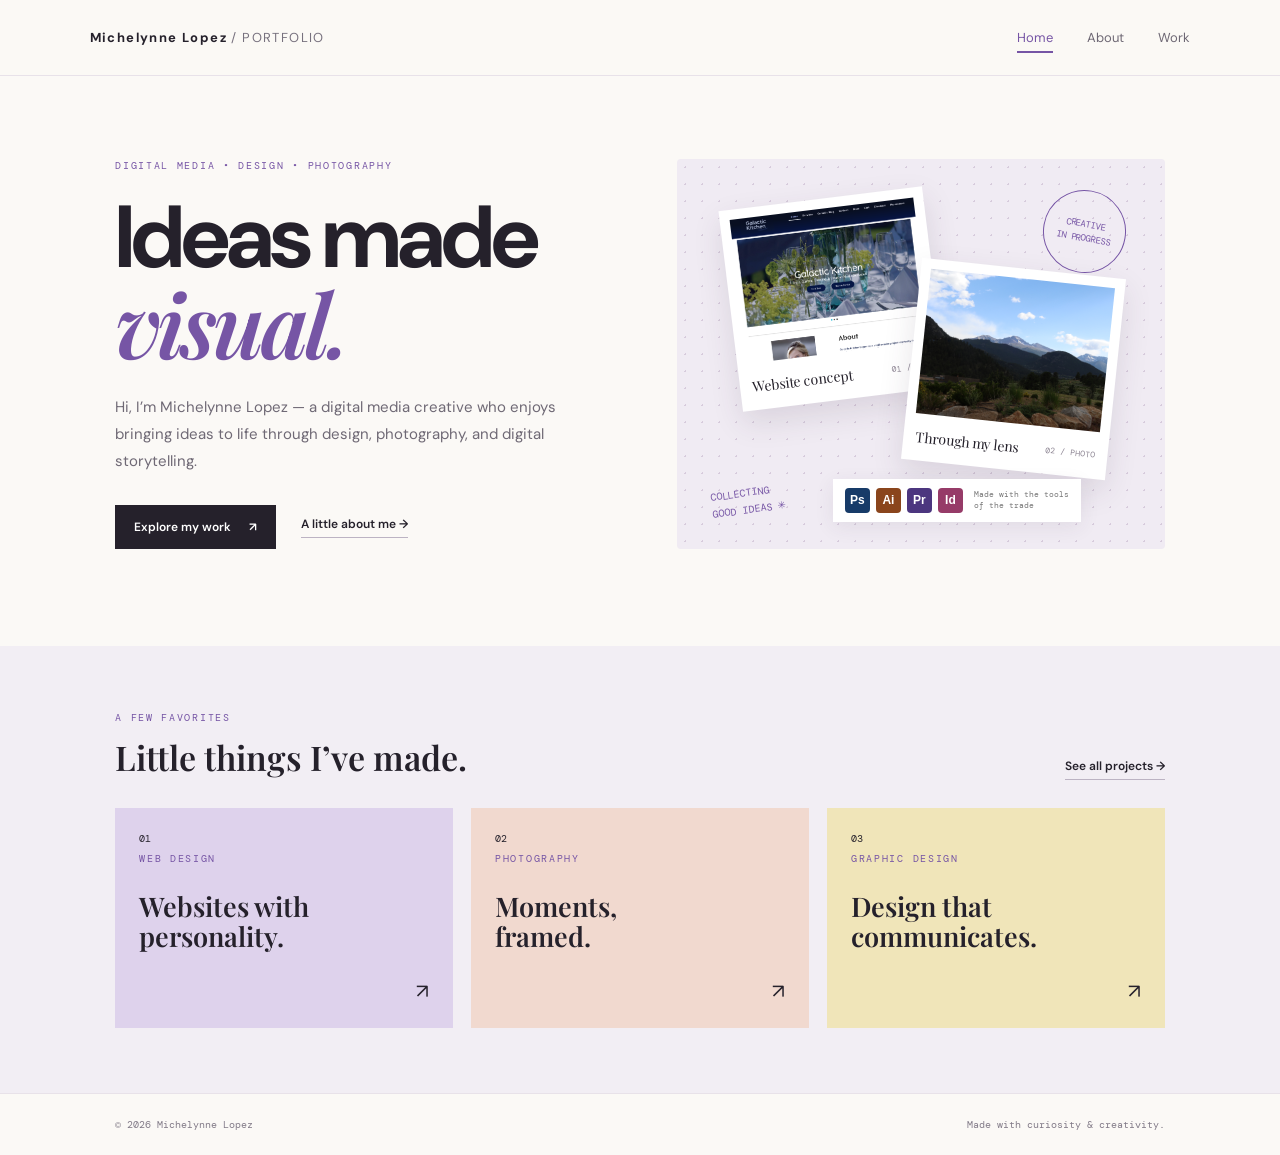
<file: index.html>
<!DOCTYPE html>
<html lang="en">
<head>
  <meta charset="UTF-8">
  <meta name="viewport" content="width=device-width, initial-scale=1.0">
  <meta name="description" content="Digital media portfolio showcasing web design, photography, graphic design, and internship work.">
  <title>Michelynne Lopez | Digital Media Portfolio</title>
  <link rel="stylesheet" href="style.css">
  <script src="scrtipt.js" defer></script>
</head>
<body>
  <header class="site-header">
    <a class="brand" href="index.html">Michelynne Lopez<span> / PORTFOLIO</span></a>
    <nav class="nav" aria-label="Main navigation">
      <a class="active" href="index.html">Home</a>
      <a href="about.html">About</a>
      <a href="work.html">Work</a>
    </nav>
  </header>

  <main>
    <section class="hero">
      <div class="hero-copy">
        <p class="eyebrow">DIGITAL MEDIA • DESIGN • PHOTOGRAPHY</p>
        <h1>Ideas made<br><span>visual.</span></h1>
        <p class="intro">Hi, I’m Michelynne Lopez — a digital media creative who enjoys bringing ideas to life through design, photography, and digital storytelling.</p>
        <div class="button-row">
          <a class="button button-dark" href="work.html">Explore my work <span>↗</span></a>
          <a class="text-link" href="about.html">A little about me →</a>
        </div>
      </div>
      <div class="hero-board" aria-label="A mood board of selected portfolio work">
        <div class="polaroid polaroid-one tilt-left">
          <img src="Assets/WebDesign/WebsiteScreenShot.png" alt="Preview of a website design project">
          <p>Website concept <span>01 / WEB</span></p>
        </div>
        <div class="polaroid polaroid-two tilt-right">
          <img src="Assets/Photography/Photo5.JPG" alt="Featured photography project">
          <p>Through my lens <span>02 / PHOTO</span></p>
        </div>
        <div class="mini-note">COLLECTING<br>GOOD IDEAS ✳</div>
        <div class="sticker">CREATIVE<br>IN PROGRESS</div>
        <div class="adobe-strip" aria-label="Creative software">
          <span class="app-chip ps">Ps</span><span class="app-chip ai">Ai</span>
          <span class="app-chip pr">Pr</span><span class="app-chip id">Id</span>
          <span class="app-caption">Made with the tools<br>of the trade</span>
        </div>
      </div>
    </section>

    <section class="featured-section">
      <div class="section-heading">
        <div><p class="eyebrow">A FEW FAVORITES</p><h2>Little things I’ve made.</h2></div>
        <a class="text-link" href="work.html">See all projects →</a>
      </div>
      <div class="featured-row">
        <a class="feature-card feature-lilac" href="web-design.html">
          <span class="card-number">01</span><span class="card-type">WEB DESIGN</span>
          <h3>Websites with<br>personality.</h3><span class="card-arrow">↗</span>
        </a>
        <a class="feature-card feature-peach" href="photography.html">
          <span class="card-number">02</span><span class="card-type">PHOTOGRAPHY</span>
          <h3>Moments,<br>framed.</h3><span class="card-arrow">↗</span>
        </a>
        <a class="feature-card feature-yellow" href="graphic-design.html">
          <span class="card-number">03</span><span class="card-type">GRAPHIC DESIGN</span>
          <h3>Design that<br>communicates.</h3><span class="card-arrow">↗</span>
        </a>
      </div>
    </section>
  </main>

  <footer class="site-footer"><span>© 2026 Michelynne Lopez</span><span>Made with curiosity & creativity.</span></footer>
</body>
</html>
</file>
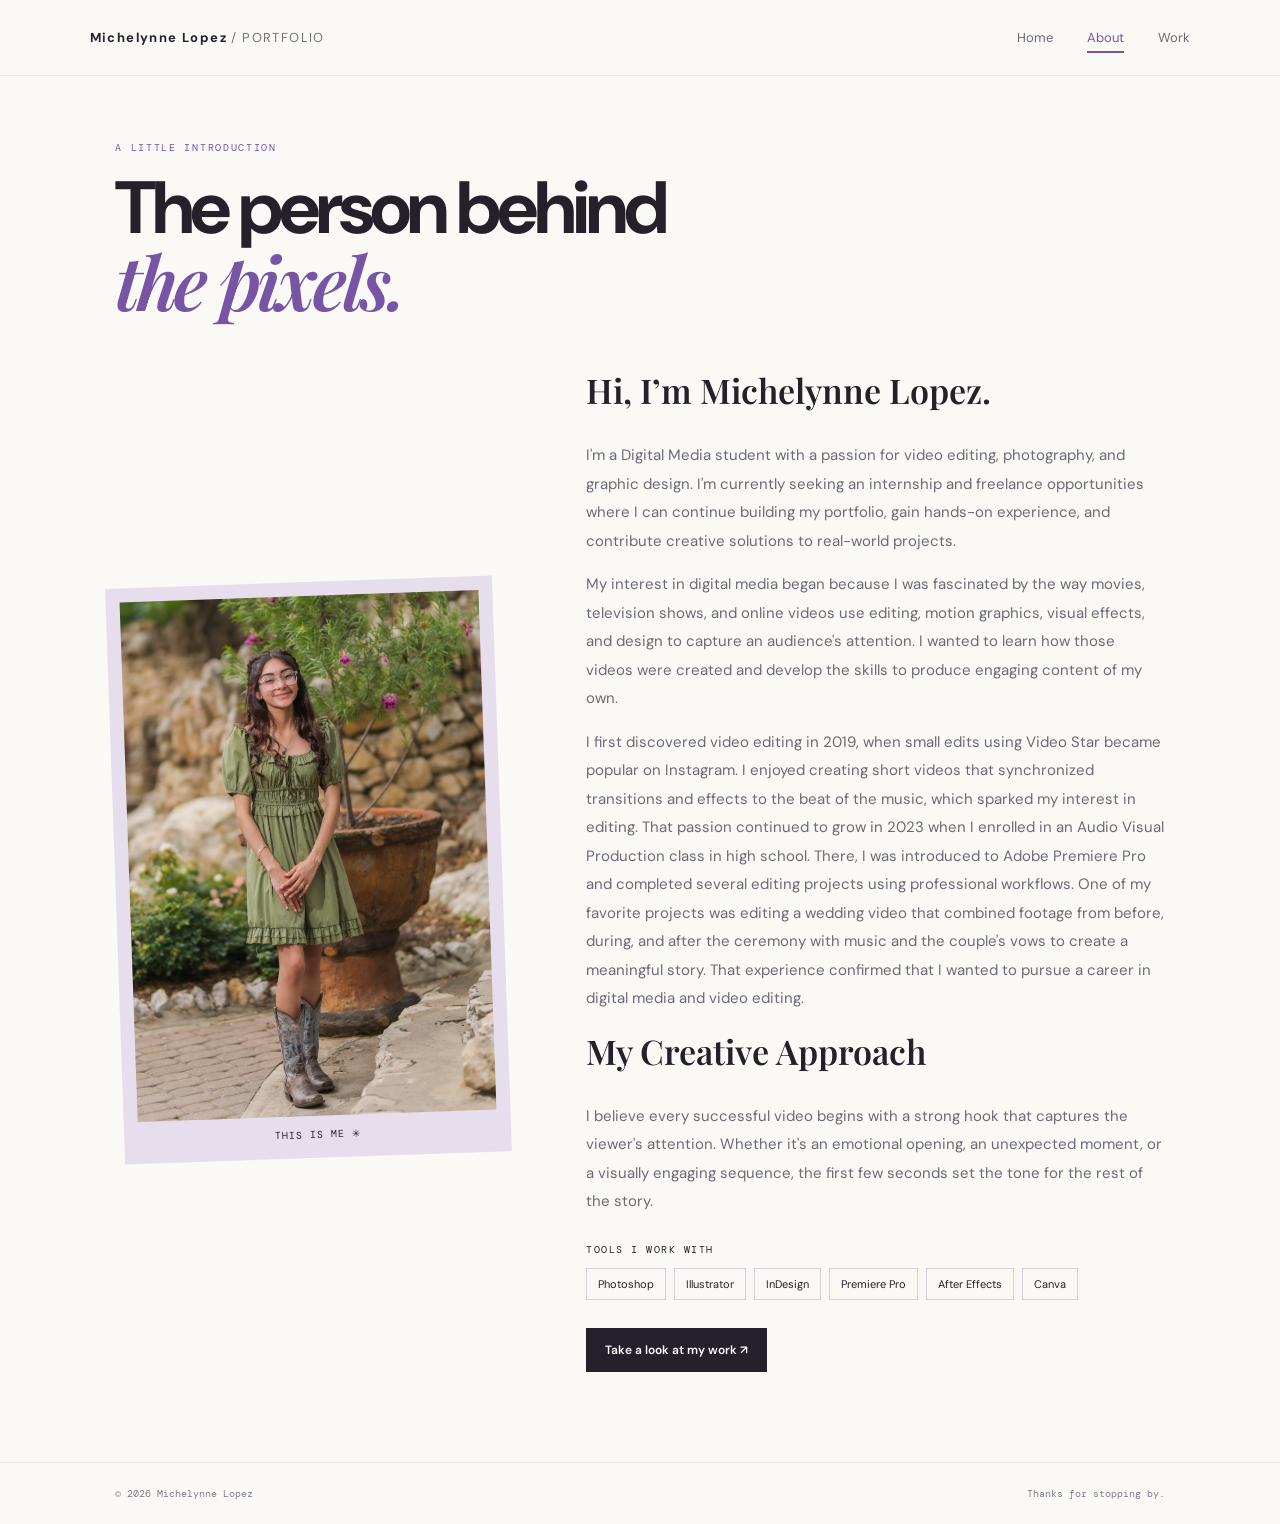
<file: about.html>
<!DOCTYPE html>
<html lang="en">
<head>
  <meta charset="UTF-8"><meta name="viewport" content="width=device-width, initial-scale=1.0">
  <title>About | Michelynne Lopez</title><link rel="stylesheet" href="style.css"></head>
<body>
  <header class="site-header">
    <a class="brand" href="index.html">Michelynne Lopez<span> / PORTFOLIO</span></a>
    <nav class="nav" aria-label="Main navigation">
      <a href="index.html">Home</a>
      <a class="active" href="about.html">About</a>
      <a href="work.html">Work</a>
    </nav>
  </header>
  <main class="page-wrap about-page">
    <p class="eyebrow">A LITTLE INTRODUCTION</p>
    <h1 class="page-title">The person behind<br><span>the pixels.</span></h1>
    <section class="about-layout">
      <div class="about-image">
        <img src="Assets/ExtraAssets/Me.jpeg" alt="Portrait of Michelynne"><span class="image-caption">THIS IS ME ✳</span>
      </div>
      <div class="about-copy">
        <h2>Hi, I’m Michelynne Lopez.</h2>
        <p>I'm a Digital Media student with a passion for video editing, photography, and graphic design. I'm currently seeking an internship and freelance opportunities where I can continue building my portfolio, gain hands-on experience, and contribute creative solutions to real-world projects.</p>
        <p>My interest in digital media began because I was fascinated by the way movies, television shows, and online videos use editing, motion graphics, visual effects, and design to capture an audience's attention. I wanted to learn how those videos were created and develop the skills to produce engaging content of my own.</p>
        <p>I first discovered video editing in 2019, when small edits using Video Star became popular on Instagram. I enjoyed creating short videos that synchronized transitions and effects to the beat of the music, which sparked my interest in editing. That passion continued to grow in 2023 when I enrolled in an Audio Visual Production class in high school. There, I was introduced to Adobe Premiere Pro and completed several editing projects using professional workflows. One of my favorite projects was editing a wedding video that combined footage from before, during, and after the ceremony with music and the couple's vows to create a meaningful story. That experience confirmed that I wanted to pursue a career in digital media and video editing.</p>
        <h2>My Creative Approach</h2>
        <p>I believe every successful video begins with a strong hook that captures the viewer's attention. Whether it's an emotional opening, an unexpected moment, or a visually engaging sequence, the first few seconds set the tone for the rest of the story.</p>
        <h3>TOOLS I WORK WITH</h3>
        <div class="tool-list"><span>Photoshop</span><span>Illustrator</span><span>InDesign</span><span>Premiere Pro</span><span>After Effects</span><span>Canva</span></div>
        <a class="button button-dark" href="work.html">Take a look at my work ↗</a>
      </div>
    </section>
  </main>
  <footer class="site-footer"><span>© 2026 Michelynne Lopez</span><span>Thanks for stopping by.</span></footer>
</body>
</html>
</file>
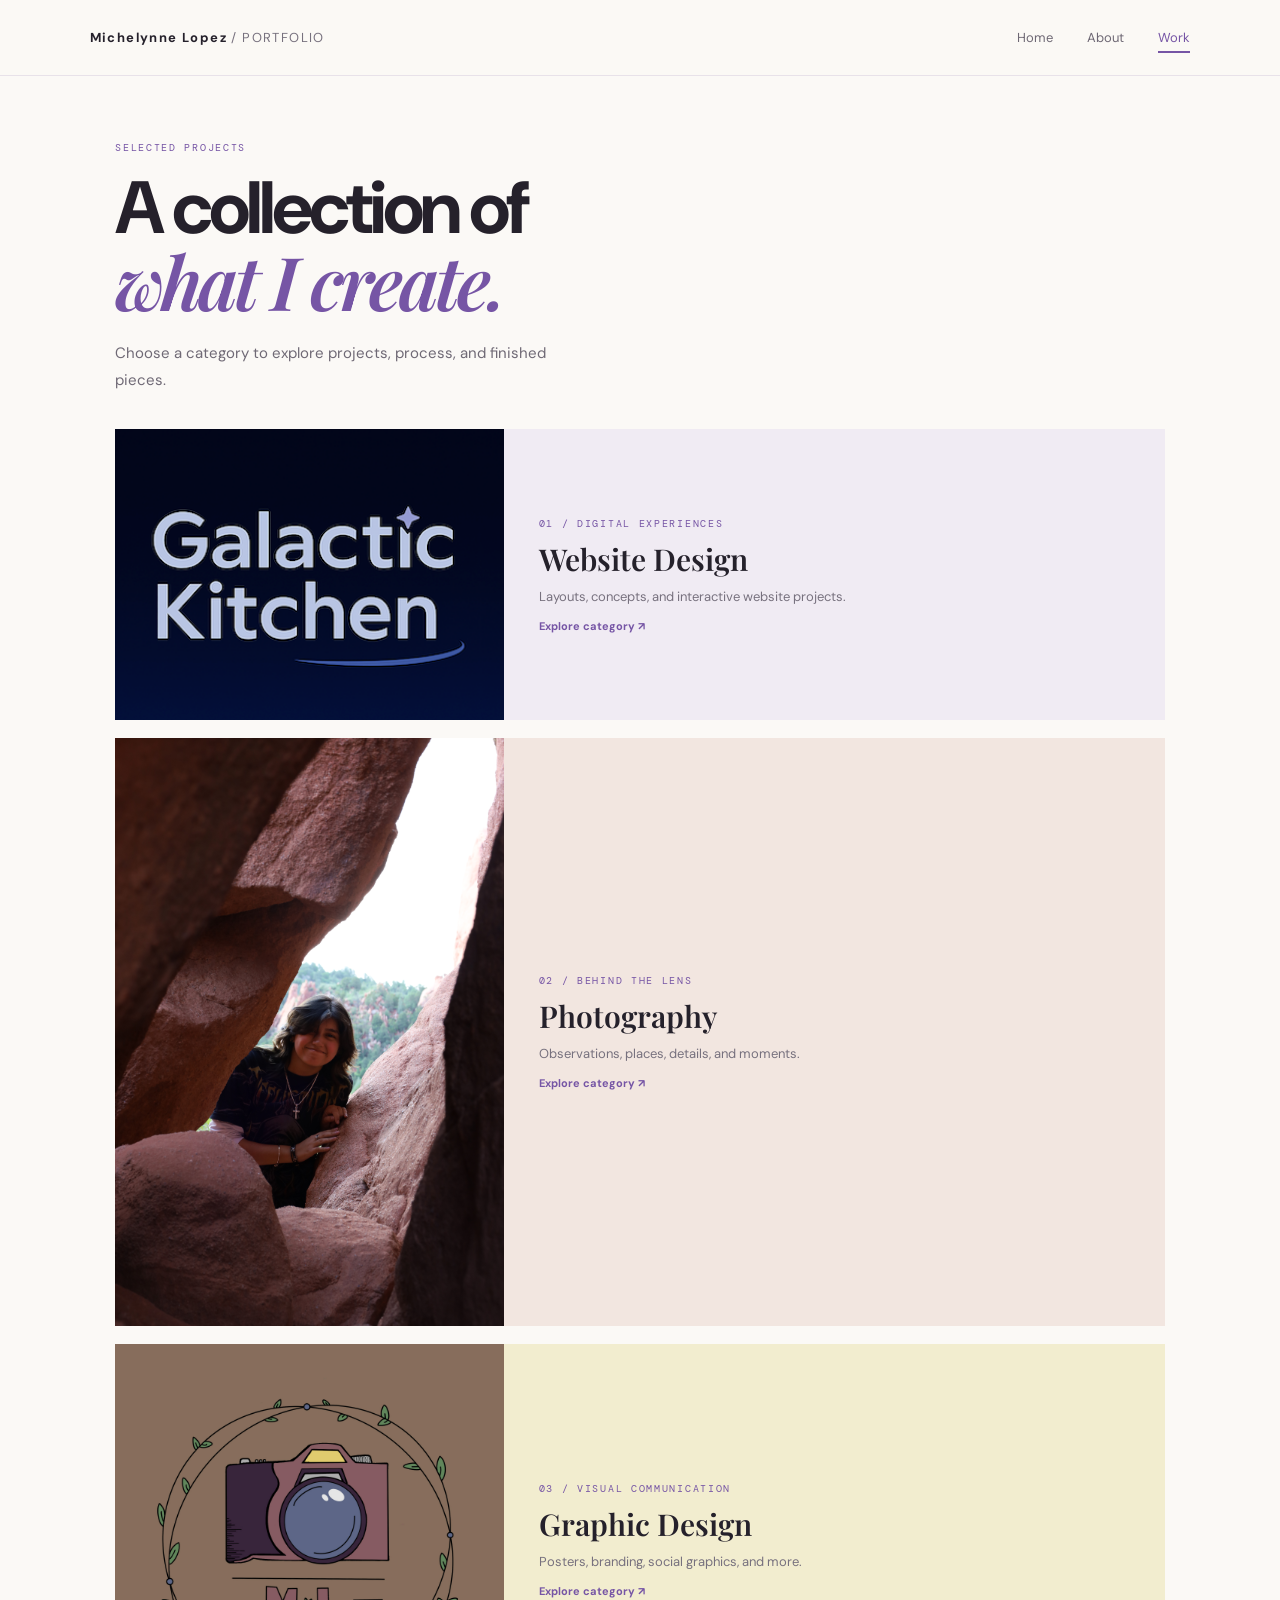
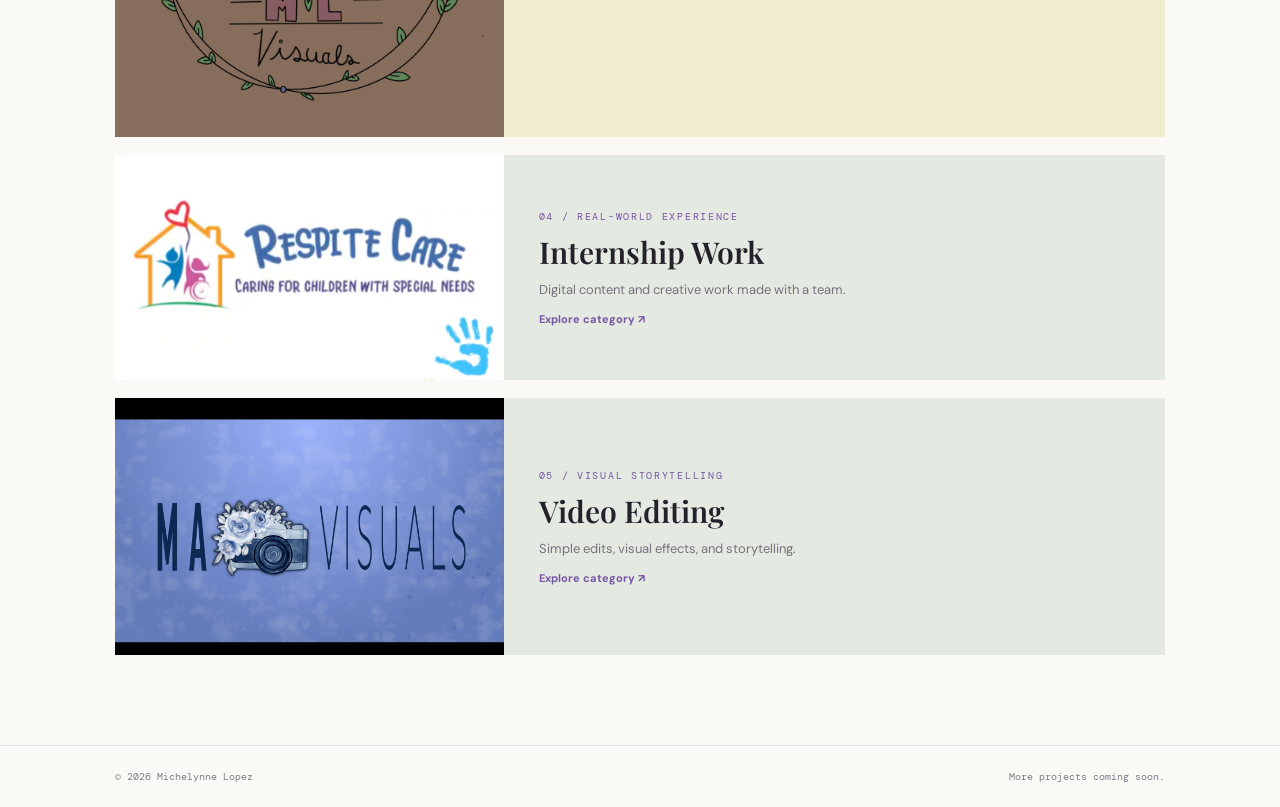
<file: work.html>
<!DOCTYPE html>
<html lang="en">
<head><meta charset="UTF-8"><meta name="viewport" content="width=device-width, initial-scale=1.0"><title>Selected Work | Michelynne Lopez</title><link rel="stylesheet" href="style.css"></head>
<body>
  <header class="site-header">
    <a class="brand" href="index.html">Michelynne Lopez<span> / PORTFOLIO</span></a>
    <nav class="nav" aria-label="Main navigation">
      <a href="index.html">Home</a>
      <a href="about.html">About</a>
      <a class="active" href="work.html">Work</a>
    </nav>
  </header>
  <main class="page-wrap">
    <p class="eyebrow">SELECTED PROJECTS</p>
    <h1 class="page-title">A collection of<br><span>what I create.</span></h1>
    <p class="page-intro">Choose a category to explore projects, process, and finished pieces.</p>
    <section class="work-categories">
      <a class="work-category web-category" href="web-design.html">
        <div class="category-image"><img src="Assets/WebDesign/WebsiteLogo.png" alt="Website design preview"></div>
        <div class="category-info"><span>01 / DIGITAL EXPERIENCES</span>
          <h2>Website Design</h2><p>Layouts, concepts, and interactive website projects.</p>
          <b>Explore category ↗</b>
        </div>
      </a>

      <a class="work-category photo-category" href="photography.html">
        <div class="category-image"><img src="Assets/Photography/Photo2.JPG" alt="Photography preview"></div>
        <div class="category-info"><span>02 / BEHIND THE LENS</span>
          <h2>Photography</h2>
          <p>Observations, places, details, and moments.</p>
          <b>Explore category ↗</b>
        </div>
      </a>

      <a class="work-category graphic-category" href="graphic-design.html">
        <div class="category-image"><img src="Assets/GraphicDesign/Logo2.jpg" alt="Graphic design preview"></div>
        <div class="category-info"><span>03 / VISUAL COMMUNICATION</span>
          <h2>Graphic Design</h2>
          <p>Posters, branding, social graphics, and more.</p>
          <b>Explore category ↗</b>
        </div>
      </a>

      <a class="work-category internship-category" href="internship-w-ork.html">
        <div class="category-image"><img src="Assets/Internship/InternshipLogo.png" alt="Internship work preview">
      </div>
      <div class="category-info"><span>04 / REAL-WORLD EXPERIENCE</span>
        <h2>Internship Work</h2>
        <p>Digital content and creative work made with a team.</p><b>Explore category ↗</b>
      </div>
      </a>

      <a class="work-category internship-category" href="video-editing.html" target="_blank" rel="noopener">
        <div class="category-image"><img src="Assets/VideoEditing/ScreenshotVIsualLogo.png" alt="VideoEditingPreview">
      </div>
      <div class="category-info"><span>05 / VISUAL STORYTELLING</span>
        <h2>Video Editing</h2>
        <p>Simple edits, visual effects, and storytelling.</p><b>Explore category ↗</b>
      </div>
      </a>
    </section>
  </main>
  <footer class="site-footer"><span>© 2026 Michelynne Lopez</span><span>More projects coming soon.</span></footer>
</body>
</html>
</file>
<file: style.css>
@import url('https://fonts.googleapis.com/css2?family=DM+Mono:wght@400;500&family=DM+Sans:wght@400;500;600;700&family=Playfair+Display:ital,wght@0,600;0,700;1,600;1,700&display=swap');
/*Main*/
:root {
    --ink: #25212b;
    --muted: #77717e;
    --paper: #fbf9f6;
    --purple: #7655a5;
    --lilac: #e9e0f4;
    --line: #e8e2e9;
    --overlay: rgba(25, 22, 30, 0.88);
  }
  
  * {
    box-sizing: border-box;
  }
  
  html {
    scroll-behavior: smooth;
  }
  
  body {
    margin: 0;
    background: var(--paper);
    color: var(--ink);
    font-family: 'DM Sans', sans-serif;
  }
  
  a {
    color: inherit;
    text-decoration: none;
  }
  
  h1, h2, h3, p {
    margin-top: 0;
  }
  
  /* HEADER + NAV */
  
  .site-header {
    height: 76px;
    padding: 0 7%;
    display: flex;
    align-items: center;
    justify-content: space-between;
    border-bottom: 1px solid var(--line);
    background: rgba(251, 249, 246, 0.94);
  }
  
  .brand {
    font-size: 13px;
    font-weight: 700;
    letter-spacing: 1.4px;
  }
  
  .brand span {
    font-weight: 400;
    color: var(--muted);
  }
  
  .nav {
    display: flex;
    align-items: center;
    gap: 34px;
  }
  
  .nav a {
    font-size: 13px;
    color: #6e6874;
    position: relative;
    padding: 9px 0;
    transition: color 0.2s;
  }
  
  .nav a::after {
    content: '';
    position: absolute;
    left: 0;
    bottom: 2px;
    width: 0;
    height: 2px;
    background: var(--purple);
    transition: width 0.2s;
  }
  
  .nav a:hover,
  .nav a.active {
    color: var(--purple);
  }
  
  .nav a:hover::after,
  .nav a.active::after {
    width: 100%;
  }
  
  /* HERO (HOME) */
  
  .hero {
    padding: 76px 9% 90px;
    display: flex;
    align-items: center;
    justify-content: space-between;
    gap: 7%;
    min-height: 570px;
  }
  
  .hero-copy {
    flex: 1;
    max-width: 510px;
  }
  
  .eyebrow,
  .card-type,
  .category-info > span,
  .project-card span {
    font-family: 'DM Mono', monospace;
    font-size: 10px;
    letter-spacing: 1.7px;
    color: var(--purple);
  }
  
  .hero h1,
  .page-title {
    font-size: clamp(52px, 7vw, 88px);
    line-height: 0.98;
    letter-spacing: -4px;
    margin: 22px 0;
  }
  
  .hero h1 span,
  .page-title span {
    font-family: 'Playfair Display', serif;
    font-style: italic;
    color: var(--purple);
    font-weight: 600;
  }
  
  .intro,
  .page-intro {
    max-width: 450px;
    color: #6f6975;
    line-height: 1.8;
    font-size: 15px;
  }
  
  .button-row {
    display: flex;
    align-items: center;
    gap: 25px;
    margin-top: 30px;
  }
  
  .button {
    display: inline-flex;
    align-items: center;
    gap: 18px;
    padding: 14px 19px;
    font-size: 12px;
    font-weight: 600;
  }
  
  .button-dark {
    background: var(--ink);
    color: white;
    transition: background 0.2s, transform 0.2s;
  }
  
  .button-dark:hover {
    background: var(--purple);
    transform: translateY(-2px);
  }
  
  .text-link {
    font-size: 12px;
    font-weight: 600;
    border-bottom: 1px solid #bcb3c3;
    padding-bottom: 5px;
  }
  
  .text-link:hover {
    color: var(--purple);
  }
  
  .hero-board {
    position: relative;
    flex: 1;
    max-width: 600px;
    height: 390px;
    background: #f0ebf3;
    border-radius: 4px;
    overflow: hidden;
    background-image: radial-gradient(#d7cbdc 1px, transparent 1px);
    background-size: 17px 17px;
  }
  
  .polaroid {
    position: absolute;
    width: 205px;
    padding: 10px 10px 14px;
    background: white;
    box-shadow: 0 12px 30px #40334b20;
  }
  
  .polaroid img {
    width: 100%;
    height: 145px;
    object-fit: cover;
    background: #ddd;
  }
  
  .polaroid p {
    font-family: 'Playfair Display', serif;
    font-size: 14px;
    margin: 9px 2px 0;
  }
  
  .polaroid p span {
    float: right;
    font: 8px 'DM Mono', monospace;
    color: #8a8290;
    margin-top: 4px;
  }
  
  .polaroid-one { left: 11%; top: 10%; }
  .polaroid-two { right: 10%; top: 28%; }
  
  .tilt-left  { transform: rotate(-7deg); }
  .tilt-right { transform: rotate(6deg); }
  
  .mini-note {
    position: absolute;
    left: 7%;
    bottom: 8%;
    font: 10px/1.7 'DM Mono', monospace;
    color: var(--purple);
    transform: rotate(-8deg);
  }
  
  .sticker {
    position: absolute;
    right: 8%;
    top: 8%;
    border: 1px solid var(--purple);
    border-radius: 50%;
    width: 83px;
    height: 83px;
    display: flex;
    align-items: center;
    justify-content: center;
    text-align: center;
    font: 9px/1.5 'DM Mono', monospace;
    color: var(--purple);
    transform: rotate(10deg);
  }
  
  .adobe-strip {
    position: absolute;
    left: 32%;
    bottom: 7%;
    display: flex;
    align-items: center;
    gap: 6px;
    background: white;
    padding: 9px 12px;
    box-shadow: 0 5px 20px #40334b15;
  }
  
  .app-chip {
    width: 25px;
    height: 25px;
    display: grid;
    place-items: center;
    color: white;
    font: bold 12px Arial;
    border-radius: 4px;
  }
  
  .ps { background: #173b68; }
  .ai { background: #8a451c; }
  .pr { background: #4c367f; }
  .id { background: #963b68; }
  
  .app-caption {
    font: 8px/1.35 'DM Mono', monospace;
    color: #777;
    margin-left: 5px;
  }
  
   /* Featured Section */
  
  .featured-section {
    padding: 65px 9%;
    background: #f2eef4;
  }
  
  .section-heading {
    display: flex;
    align-items: end;
    justify-content: space-between;
    margin-bottom: 28px;
  }
  
  .section-heading h2 {
    font: 600 34px 'Playfair Display', serif;
    margin: 8px 0 0;
  }
  
  .featured-row {
    display: flex;
    gap: 18px;
  }
  
  .feature-card {
    position: relative;
    flex: 1;
    min-height: 220px;
    padding: 24px;
    display: flex;
    flex-direction: column;
    justify-content: space-between;
    transition: transform 0.2s;
  }
  
  .feature-card:hover {
    transform: translateY(-5px);
  }
  
  .feature-lilac  { background: #ded2ec; }
  .feature-peach  { background: #f1d9cf; }
  .feature-yellow { background: #f0e5b9; }
  
  .card-number,
  .card-type {
    font: 10px 'DM Mono', monospace;
  }
  
  .feature-card h3 {
    font: 600 27px/1.08 'Playfair Display', serif;
    margin: 20px 0;
  }
  
  .card-arrow {
    align-self: flex-end;
    font-size: 20px;
  }
  
  /* Page Laypout */
  
  .page-wrap {
    padding: 65px 9% 90px;
    min-height: 75vh;
  }
  
  .page-title {
    font-size: clamp(48px, 6vw, 74px);
    margin: 18px 0;
  }
  
  .page-intro {
    margin-bottom: 35px;
  }
  
  .back-link {
    display: inline-block;
    font-size: 12px;
    color: var(--purple);
    margin-bottom: 36px;
  }
  
  .back-link:hover {
    text-decoration: underline;
  }
  
  /* ABOUT PAGE */
  
  .about-layout {
    display: flex;
    align-items: center;
    gap: 8%;
    margin-top: 45px;
  }
  
  .about-image {
    position: relative;
    flex: 0 1 400px;
    max-width: 400px;
    background: #e7deed;
    padding: 14px;
    transform: rotate(-2deg);
  }
  
  .about-image img {
    display: block;
    width: 100%;
    height: 520px;
    object-fit: cover;
    background: #d8cfdd;
  }
  
  .image-caption {
    display: block;
    text-align: center;
    padding: 12px 0 3px;
    font: 10px 'DM Mono', monospace;
    letter-spacing: 1px;
  }
  
  .about-copy {
    flex: 1 1 600px;
    max-width: 700px;
  }
  
  .about-copy h2 {
    font: 600 34px 'Playfair Display', serif;
  }
  
  .about-copy p {
    font-size: 15px;
    line-height: 1.9;
    color: #6f6975;
  }
  
  .about-copy h3 {
    font: 10px 'DM Mono', monospace;
    letter-spacing: 1.5px;
    margin: 27px 0 12px;
  }
  
  .tool-list {
    display: flex;
    flex-wrap: wrap;
    gap: 8px;
    margin-bottom: 28px;
  }
  
  .tool-list span {
    border: 1px solid #d9d0df;
    padding: 8px 11px;
    font-size: 11px;
  }
  
  /* WORK PAGE */
  
  .work-categories {
    display: flex;
    flex-direction: column;
    gap: 18px;
  }
  
  .work-category {
    display: flex;
    min-height: 220px;
    background: #f0ebf3;
    transition: transform 0.2s;
  }
  
  .work-category:hover {
    transform: translateX(5px);
  }
  
  .category-image {
    width: 37%;
    min-height: 220px;
    background: #e3dce8;
  }
  
  .category-image img {
    width: 100%;
    height: 100%;
    min-height: 220px;
    object-fit: cover;
  }
  
  .category-info {
    padding: 27px 35px;
    display: flex;
    flex: 1;
    flex-direction: column;
    align-items: flex-start;
    justify-content: center;
  }
  
  .category-info h2 {
    font: 600 30px 'Playfair Display', serif;
    margin: 9px 0;
  }
  
  .category-info p {
    font-size: 13px;
    color: #77717e;
    margin: 0 0 14px;
  }
  
  .category-info b {
    font-size: 11px;
    color: var(--purple);
  }
  
  .photo-category      { background: #f2e6e0; }
  .graphic-category    { background: #f2edcf; }
  .internship-category { background: #e4e9e1; }
  
  /* SHARED PROJECT GRIDS + CARDS */
  .project-grid{
    display:grid;
    grid-template-columns:repeat(2,minmax(0,1fr));
    gap:22px}

  .project-card{
    display:flex;
    flex-direction:column;
    min-width:0;
    background:#fff;
    border:1px solid var(--line);
    cursor:pointer;
    transition:transform .2s,box-shadow .2s}

  .project-card:hover{
    transform:translateY(-4px);
    box-shadow:0 12px 28px rgba(64,51,75,.08)}

  .project-card img, .project-card video{
    display:block;
    width:100%;
    height:230px;
    object-fit:cover;
    background:#e5dfe8}

  .project-card>div{
    padding:22px}

  .project-card h2{
    font:600 23px 'Playfair Display',serif;
    margin:9px 0}

  .project-card p{
    font-size:13px;
    line-height:1.6;
    color:#77717e;
    display:-webkit-box;
    -webkit-line-clamp:3;
    -webkit-box-orient:vertical;
    overflow:hidden}

  .project-card a{
    font-size:11px;
    color:var(--purple);
    font-weight:700}
 
  /* PHOTOGRAPHY GALLERY */
  .photo-gallery{
    display:grid;
    grid-template-columns:repeat(3,minmax(0,1fr));
    gap:14px;
    margin-bottom:45px}

  .photo-gallery a{
    display:block;
    min-width:0;
    height:430px;
    overflow:hidden;
    background:#e5dfe8;
    cursor:pointer}

  .photo-gallery img{
    display:block;
    width:100%;
    height:100%;
    object-fit:cover;
    transition:transform .35s}

  .photo-gallery a:hover img{
    transform:scale(1.04)}

  /* ONE SHARED LIGHTBOX FOR ALL PROJECT TYPES */
  .project-lightbox{
    display:none;
    position:fixed;inset:0;
    z-index:9999;
    background:var(--overlay);
    justify-content:center;
    align-items:center;
    padding:40px 60px;
    box-sizing:border-box}

  .project-lightbox.active{display:flex}

  .project-popup{
    background:#fff;
    width:100%;
    max-width:1100px;
    min-height:460px;
    max-height:85vh;
    display:grid;
    grid-template-columns:minmax(0,1.4fr) minmax(300px,1fr);
    border-radius:12px;
    overflow:hidden;
    position:relative;
    box-shadow:0 25px 60px rgba(0,0,0,.35)}
  
  .project-preview{
    background:#f2f0f3;
    display:flex;
    justify-content:center;
    align-items:center;
    padding:30px;
    min-width:0;
    min-height: 0}

  #portfolioImage,#portfolioVideo{
    display:block;
    max-width:100%;
    max-height:75vh;
    width:auto;
    height:auto;
    object-fit:contain}

  #portfolioVideo{
    width:100%;
    background:#111;
    border-radius:4px}
  
    #portfolioImage[hidden],#portfolioVideo[hidden]{display:none}

  .project-info{
    padding:50px 40px;
    display:flex;
    flex-direction:column;
    justify-content:center;
    overflow-y:auto}

  #portfolioCategory{
    color:var(--purple);
    font-size:12px;
    letter-spacing:2px;
    font-weight:600;
    margin-bottom:14px;
    font-family:'DM Mono',monospace}

  #portfolioTitle{
    color:var(--ink);
    font-size:28px;
    line-height:1.2;
    margin:0 0 18px;
    font-family:'Playfair Display',serif;
    font-weight:600}

  #portfolioDescription{
    color:#716b77;
    font-size:15px;
    line-height:1.8}

  .project-count{
    color:#8a8490;
    font-size:12px;
    letter-spacing:2px;
    margin-top:32px;
    font-family:'DM Mono',monospace}

  .lightbox-prev,.lightbox-next{
    position:absolute;
    top:50%;
    transform:translateY(-50%);
    color:white;
    font-size:36px;
    background:none;
    border:0;
    cursor:pointer;
    padding:16px;
    z-index:10;
    transition:color .2s}

  .lightbox-prev{
    left:20px}

  .lightbox-next{
    right:20px}

  .lightbox-prev:hover,.lightbox-next:hover{
    color:#c9a9e5}

  .lightbox-prev[hidden],.lightbox-next[hidden]{
    display:none}

  .project-close{
    position:absolute;
    top:12px;
    right:18px;
    z-index:20;
    font-size:34px;
    line-height:1;
    color:#29232f;
    background:none;
    border:0;
    cursor:pointer;
    transition:color .2s}

  .project-close:hover{
    color:var(--purple)}

  /* FOOTER */
  
  .site-footer {
    display: flex;
    justify-content: space-between;
    gap: 15px;
    padding: 24px 9%;
    border-top: 1px solid var(--line);
    font: 10px 'DM Mono', monospace;
    color: #827b88;
  }
  
  .site-footer a:hover {
    color: var(--purple);
  }

  
@media(max-width:760px){
.site-header{height:auto;min-height:70px;padding:17px 6%;gap:15px;flex-wrap:wrap}.nav{gap:20px}.hero{padding:55px 7%;flex-direction:column;align-items:stretch}.hero-board{width:100%;max-width:none;height:350px}.featured-section,.page-wrap{padding-left:7%;padding-right:7%}.featured-row{flex-direction:column}.feature-card{min-height:180px}.about-layout{flex-direction:column;align-items:stretch}.about-image{max-width:50%}.about-image img{height:330px}.work-category{flex-direction:column}.category-image{width:100%;height:190px}.category-image img{min-height:190px;max-height:190px}.project-grid{grid-template-columns:1fr}.photo-gallery{grid-template-columns:repeat(2,minmax(0,1fr))}.photo-gallery a{height:360px}.section-heading{align-items:flex-start;gap:20px;flex-direction:column}.site-footer{padding-left:7%;padding-right:7%;flex-wrap:wrap}.project-lightbox{padding:55px 48px}.project-popup{grid-template-columns:1fr;max-height:88vh;overflow-y:auto}.project-preview{min-height:260px}.project-info{padding:28px}#portfolioImage,#portfolioVideo{max-height:45vh}.lightbox-prev{left:0}.lightbox-next{right:0}}
@media(max-width:420px){.brand{font-size:11px}.nav{width:100%;justify-content:flex-start}.hero h1{font-size:58px}.polaroid{width:175px}.polaroid img{height:120px}.hero-board{height:315px}.adobe-strip{left:23%}.photo-gallery{grid-template-columns:1fr}.photo-gallery a{height:420px}.button-row{align-items:flex-start;flex-direction:column;gap:18px}.project-lightbox{padding:48px 38px}.project-preview{min-height:210px;padding:18px}.project-info{padding:24px}#portfolioTitle{font-size:24px}}
</file>
